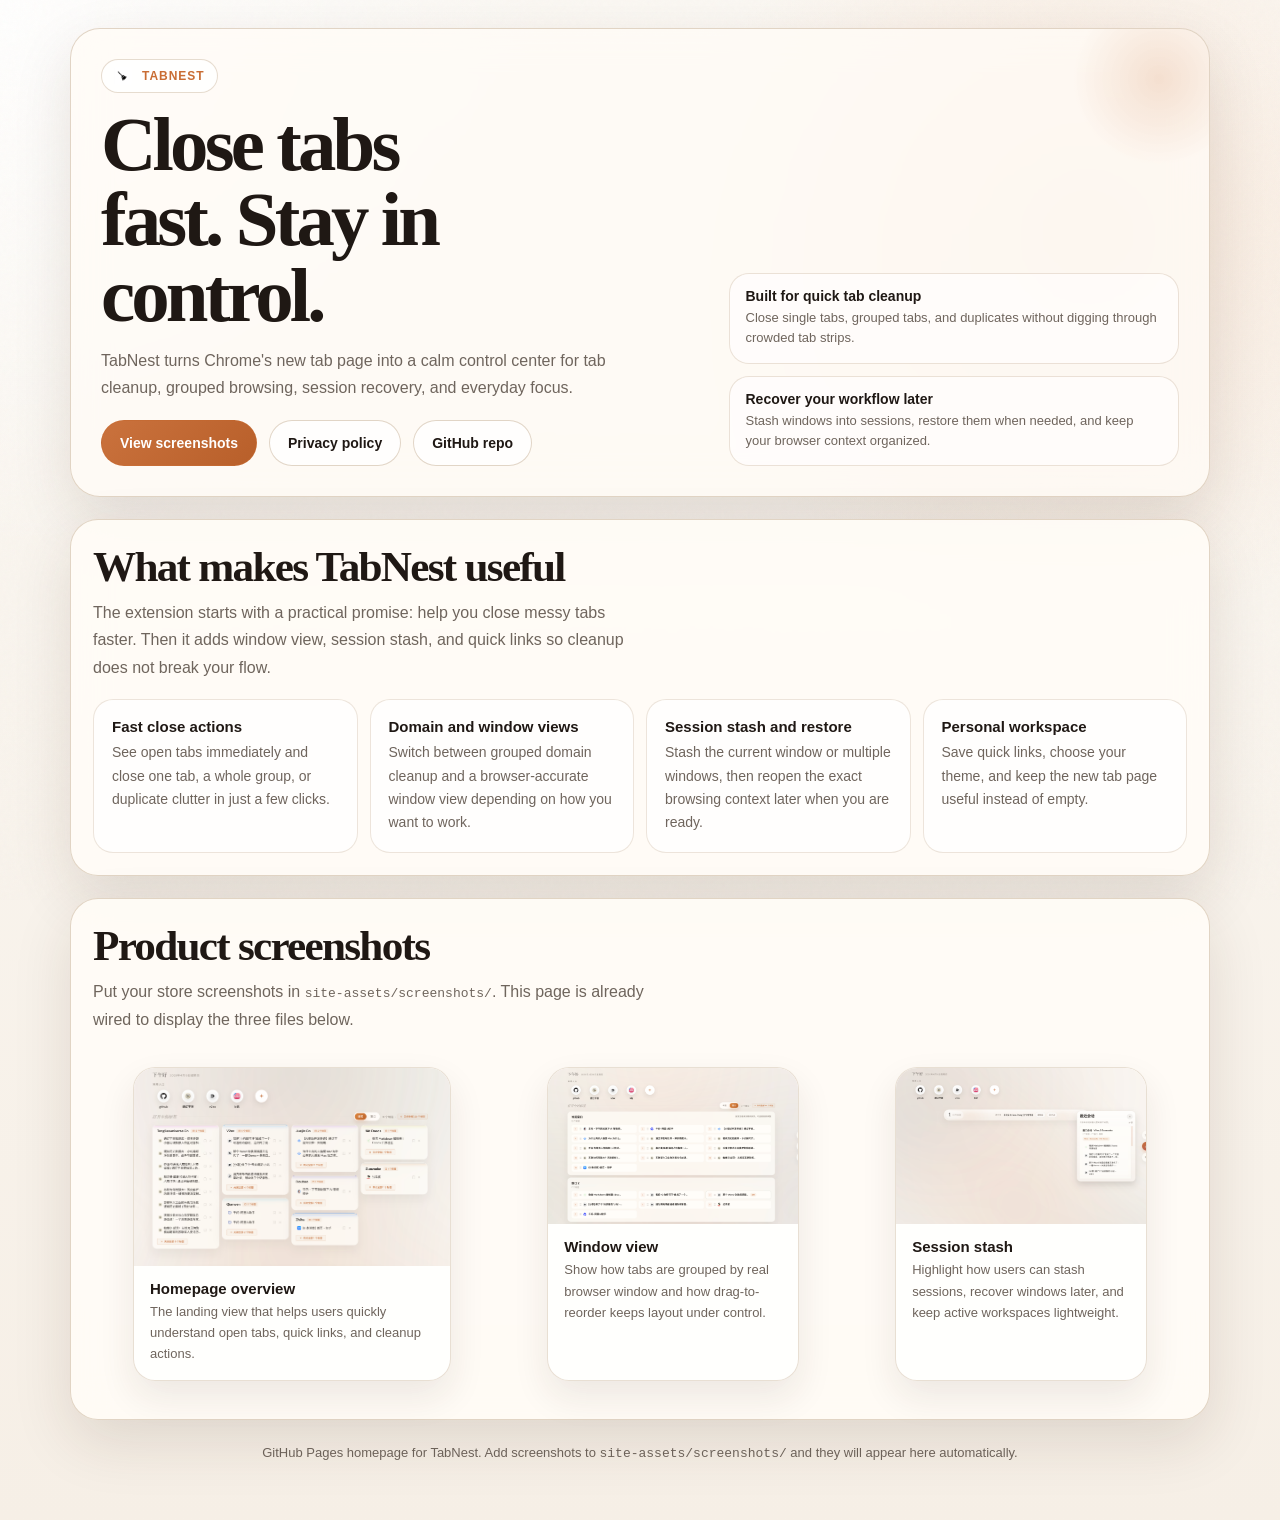
<file: index.html>
<!DOCTYPE html>
<html lang="en">
<head>
  <meta charset="UTF-8">
  <meta name="viewport" content="width=device-width, initial-scale=1.0">
  <title>TabNest</title>
  <meta name="description" content="TabNest helps you quickly close, organize, and restore browser tabs from a calm new tab workspace.">
  <style>
    :root {
      --bg: #f6efe6;
      --surface: rgba(255, 252, 247, 0.78);
      --surface-strong: rgba(255, 252, 247, 0.92);
      --border: rgba(210, 191, 170, 0.65);
      --ink: #1f1814;
      --muted: #6f655d;
      --accent: #c96d34;
      --accent-soft: rgba(201, 109, 52, 0.12);
      --sage: #5a7a62;
      --shadow: 0 22px 60px rgba(57, 35, 19, 0.12);
    }

    * {
      box-sizing: border-box;
    }

    html {
      scroll-behavior: smooth;
    }

    body {
      margin: 0;
      font-family: -apple-system, BlinkMacSystemFont, "Segoe UI", "PingFang SC", "Hiragino Sans GB", "Microsoft YaHei", sans-serif;
      color: var(--ink);
      background:
        radial-gradient(circle at top left, rgba(255, 255, 255, 0.86), transparent 28%),
        radial-gradient(circle at 85% 15%, rgba(242, 204, 177, 0.35), transparent 24%),
        linear-gradient(180deg, #fbf8f3 0%, var(--bg) 100%);
      min-height: 100vh;
    }

    body::before {
      content: "";
      position: fixed;
      inset: 0;
      background-image: url("data:image/svg+xml,%3Csvg viewBox='0 0 240 240' xmlns='http://www.w3.org/2000/svg'%3E%3Cfilter id='n'%3E%3CfeTurbulence type='fractalNoise' baseFrequency='0.85' numOctaves='3' stitchTiles='stitch'/%3E%3C/filter%3E%3Crect width='100%25' height='100%25' filter='url(%23n)' opacity='0.025'/%3E%3C/svg%3E");
      pointer-events: none;
      opacity: 0.7;
    }

    a {
      color: inherit;
      text-decoration: none;
    }

    .page {
      width: min(1140px, calc(100vw - 24px));
      margin: 0 auto;
      padding: 20px 0 56px;
      position: relative;
      z-index: 1;
    }

    .hero {
      display: grid;
      grid-template-columns: 1fr;
      gap: 18px;
      padding: 22px;
      border: 1px solid var(--border);
      border-radius: 30px;
      background: var(--surface);
      backdrop-filter: blur(18px);
      box-shadow: var(--shadow);
      overflow: hidden;
      position: relative;
    }

    .hero::after {
      content: "";
      position: absolute;
      right: -40px;
      top: -40px;
      width: 180px;
      height: 180px;
      background: radial-gradient(circle, rgba(201, 109, 52, 0.18), transparent 68%);
      pointer-events: none;
    }

    .eyebrow {
      display: inline-flex;
      align-items: center;
      gap: 10px;
      width: fit-content;
      padding: 7px 12px;
      border-radius: 999px;
      background: rgba(255, 255, 255, 0.72);
      border: 1px solid rgba(210, 191, 170, 0.55);
      color: var(--accent);
      font-size: 12px;
      font-weight: 700;
      letter-spacing: 0.08em;
      text-transform: uppercase;
    }

    .eyebrow img {
      width: 18px;
      height: 18px;
      border-radius: 4px;
    }

    h1 {
      margin: 0;
      font-family: Georgia, "Times New Roman", "Songti SC", serif;
      font-size: clamp(2.5rem, 9vw, 4.8rem);
      line-height: 0.98;
      letter-spacing: -0.05em;
      max-width: 9ch;
    }

    .hero-copy {
      display: grid;
      gap: 14px;
      max-width: 62ch;
    }

    .hero-copy p {
      margin: 0;
      color: var(--muted);
      font-size: 1rem;
      line-height: 1.72;
    }

    .hero-actions {
      display: flex;
      flex-wrap: wrap;
      gap: 12px;
      margin-top: 4px;
    }

    .button {
      min-height: 46px;
      padding: 0 18px;
      border-radius: 999px;
      border: 1px solid var(--border);
      display: inline-flex;
      align-items: center;
      justify-content: center;
      font-size: 14px;
      font-weight: 700;
      transition: transform 0.2s ease, border-color 0.2s ease, background 0.2s ease, box-shadow 0.2s ease;
    }

    .button:hover {
      transform: translateY(-1px);
      box-shadow: 0 12px 24px rgba(57, 35, 19, 0.08);
    }

    .button-primary {
      background: linear-gradient(135deg, #ca723d, #b85f2a);
      color: #fff;
      border-color: rgba(201, 109, 52, 0.4);
    }

    .button-secondary {
      background: rgba(255, 255, 255, 0.78);
      color: var(--ink);
    }

    .stats {
      display: grid;
      grid-template-columns: repeat(2, minmax(0, 1fr));
      gap: 12px;
      margin-top: 6px;
    }

    .stat {
      padding: 14px 16px;
      border-radius: 20px;
      background: rgba(255, 255, 255, 0.6);
      border: 1px solid rgba(210, 191, 170, 0.45);
    }

    .stat strong {
      display: block;
      font-size: 14px;
      margin-bottom: 4px;
    }

    .stat span {
      color: var(--muted);
      font-size: 13px;
      line-height: 1.55;
    }

    .section {
      margin-top: 22px;
      padding: 22px;
      border-radius: 28px;
      border: 1px solid var(--border);
      background: var(--surface-strong);
      box-shadow: var(--shadow);
      backdrop-filter: blur(18px);
    }

    .section-heading {
      display: grid;
      gap: 8px;
      margin-bottom: 18px;
    }

    .section-heading h2 {
      margin: 0;
      font-family: Georgia, "Times New Roman", "Songti SC", serif;
      font-size: clamp(1.8rem, 5vw, 2.7rem);
      letter-spacing: -0.04em;
    }

    .section-heading p {
      margin: 0;
      color: var(--muted);
      max-width: 62ch;
      line-height: 1.72;
    }

    .feature-grid {
      display: grid;
      grid-template-columns: 1fr;
      gap: 12px;
    }

    .feature {
      padding: 18px;
      border-radius: 20px;
      background: rgba(255, 255, 255, 0.7);
      border: 1px solid rgba(210, 191, 170, 0.4);
    }

    .feature strong {
      display: block;
      margin-bottom: 6px;
      font-size: 15px;
    }

    .feature p {
      margin: 0;
      color: var(--muted);
      font-size: 14px;
      line-height: 1.66;
    }

    .shot-grid {
      display: grid;
      grid-template-columns: 1fr;
      gap: 16px;
    }

    .shot-card {
      overflow: hidden;
      border-radius: 22px;
      background: rgba(255, 255, 255, 0.76);
      border: 1px solid rgba(210, 191, 170, 0.5);
      box-shadow: 0 16px 36px rgba(57, 35, 19, 0.09);
    }

    .shot-frame {
      position: relative;
      aspect-ratio: 16 / 10;
      background:
        linear-gradient(180deg, rgba(255, 248, 241, 0.9), rgba(249, 243, 236, 0.84));
      display: grid;
      place-items: center;
      overflow: hidden;
    }

    .shot-frame img {
      width: 100%;
      height: 100%;
      object-fit: cover;
      display: block;
    }

    .shot-card.is-missing .shot-frame {
      background:
        radial-gradient(circle at top right, rgba(201, 109, 52, 0.12), transparent 32%),
        linear-gradient(180deg, rgba(255, 251, 245, 0.95), rgba(247, 241, 234, 0.9));
    }

    .shot-card.is-missing .shot-frame::before {
      content: "Drop screenshot here";
      display: inline-flex;
      align-items: center;
      justify-content: center;
      width: min(76%, 320px);
      min-height: 52px;
      padding: 18px 20px;
      border-radius: 18px;
      border: 1.5px dashed rgba(201, 109, 52, 0.34);
      background: rgba(255, 255, 255, 0.64);
      color: var(--accent);
      font-size: 14px;
      font-weight: 700;
      letter-spacing: 0.04em;
      text-transform: uppercase;
    }

    .shot-card figcaption {
      display: grid;
      gap: 4px;
      padding: 14px 16px 16px;
    }

    .shot-card strong {
      font-size: 15px;
    }

    .shot-card span {
      color: var(--muted);
      font-size: 13px;
      line-height: 1.62;
    }

    .footer {
      margin-top: 22px;
      text-align: center;
      color: var(--muted);
      font-size: 13px;
      line-height: 1.7;
    }

    .footer a {
      color: var(--accent);
      font-weight: 700;
    }

    @media (min-width: 768px) {
      .page {
        width: min(1140px, calc(100vw - 48px));
        padding-top: 28px;
      }

      .hero {
        grid-template-columns: minmax(0, 1.15fr) minmax(280px, 0.85fr);
        align-items: end;
        padding: 30px;
      }

      .stats {
        grid-template-columns: 1fr;
      }

      .feature-grid {
        grid-template-columns: repeat(2, minmax(0, 1fr));
      }

      .shot-grid {
        grid-template-columns: repeat(2, minmax(0, 1fr));
      }

      .shot-card:first-child {
        grid-column: span 2;
      }
    }

    @media (min-width: 1024px) {
      .feature-grid {
        grid-template-columns: repeat(4, minmax(0, 1fr));
      }

      .shot-grid {
        grid-template-columns: 1.2fr 1fr 1fr;
      }

      .shot-card:first-child {
        grid-column: auto;
      }
    }
  </style>
</head>
<body>
  <main class="page">
    <section class="hero">
      <div class="hero-copy">
        <div class="eyebrow">
          <img src="extension/icons/icon48.png" alt="">
          TabNest
        </div>
        <h1>Close tabs fast. Stay in control.</h1>
        <p>
          TabNest turns Chrome's new tab page into a calm control center for tab cleanup, grouped browsing, session recovery, and everyday focus.
        </p>
        <div class="hero-actions">
          <a class="button button-primary" href="#screenshots">View screenshots</a>
          <a class="button button-secondary" href="privacy-policy.html">Privacy policy</a>
          <a class="button button-secondary" href="https://github.com/Acorn2/tab-out" target="_blank" rel="noopener noreferrer">GitHub repo</a>
        </div>
      </div>

      <div class="stats">
        <div class="stat">
          <strong>Built for quick tab cleanup</strong>
          <span>Close single tabs, grouped tabs, and duplicates without digging through crowded tab strips.</span>
        </div>
        <div class="stat">
          <strong>Recover your workflow later</strong>
          <span>Stash windows into sessions, restore them when needed, and keep your browser context organized.</span>
        </div>
      </div>
    </section>

    <section class="section">
      <div class="section-heading">
        <h2>What makes TabNest useful</h2>
        <p>
          The extension starts with a practical promise: help you close messy tabs faster. Then it adds window view, session stash, and quick links so cleanup does not break your flow.
        </p>
      </div>
      <div class="feature-grid">
        <article class="feature">
          <strong>Fast close actions</strong>
          <p>See open tabs immediately and close one tab, a whole group, or duplicate clutter in just a few clicks.</p>
        </article>
        <article class="feature">
          <strong>Domain and window views</strong>
          <p>Switch between grouped domain cleanup and a browser-accurate window view depending on how you want to work.</p>
        </article>
        <article class="feature">
          <strong>Session stash and restore</strong>
          <p>Stash the current window or multiple windows, then reopen the exact browsing context later when you are ready.</p>
        </article>
        <article class="feature">
          <strong>Personal workspace</strong>
          <p>Save quick links, choose your theme, and keep the new tab page useful instead of empty.</p>
        </article>
      </div>
    </section>

    <section class="section" id="screenshots">
      <div class="section-heading">
        <h2>Product screenshots</h2>
        <p>
          Put your store screenshots in <code>site-assets/screenshots/</code>. This page is already wired to display the three files below.
        </p>
      </div>

      <div class="shot-grid">
        <figure class="shot-card" data-shot-card>
          <div class="shot-frame">
            <img src="site-assets/screenshots/homepage.png" alt="TabNest homepage screenshot" data-shot-image>
          </div>
          <figcaption>
            <strong>Homepage overview</strong>
            <span>The landing view that helps users quickly understand open tabs, quick links, and cleanup actions.</span>
          </figcaption>
        </figure>

        <figure class="shot-card" data-shot-card>
          <div class="shot-frame">
            <img src="site-assets/screenshots/windowsPage.png" alt="TabNest window view screenshot" data-shot-image>
          </div>
          <figcaption>
            <strong>Window view</strong>
            <span>Show how tabs are grouped by real browser window and how drag-to-reorder keeps layout under control.</span>
          </figcaption>
        </figure>

        <figure class="shot-card" data-shot-card>
          <div class="shot-frame">
            <img src="site-assets/screenshots/opensession.png" alt="TabNest session stash screenshot" data-shot-image>
          </div>
          <figcaption>
            <strong>Session stash</strong>
            <span>Highlight how users can stash sessions, recover windows later, and keep active workspaces lightweight.</span>
          </figcaption>
        </figure>
      </div>
    </section>

    <div class="footer">
      GitHub Pages homepage for TabNest. Add screenshots to <code>site-assets/screenshots/</code> and they will appear here automatically.
    </div>
  </main>

  <script>
    document.querySelectorAll('[data-shot-card]').forEach(card => {
      const image = card.querySelector('[data-shot-image]');
      if (!image) return;

      image.addEventListener('error', () => {
        card.classList.add('is-missing');
        image.remove();
      }, { once: true });
    });
  </script>
</body>
</html>
</file>
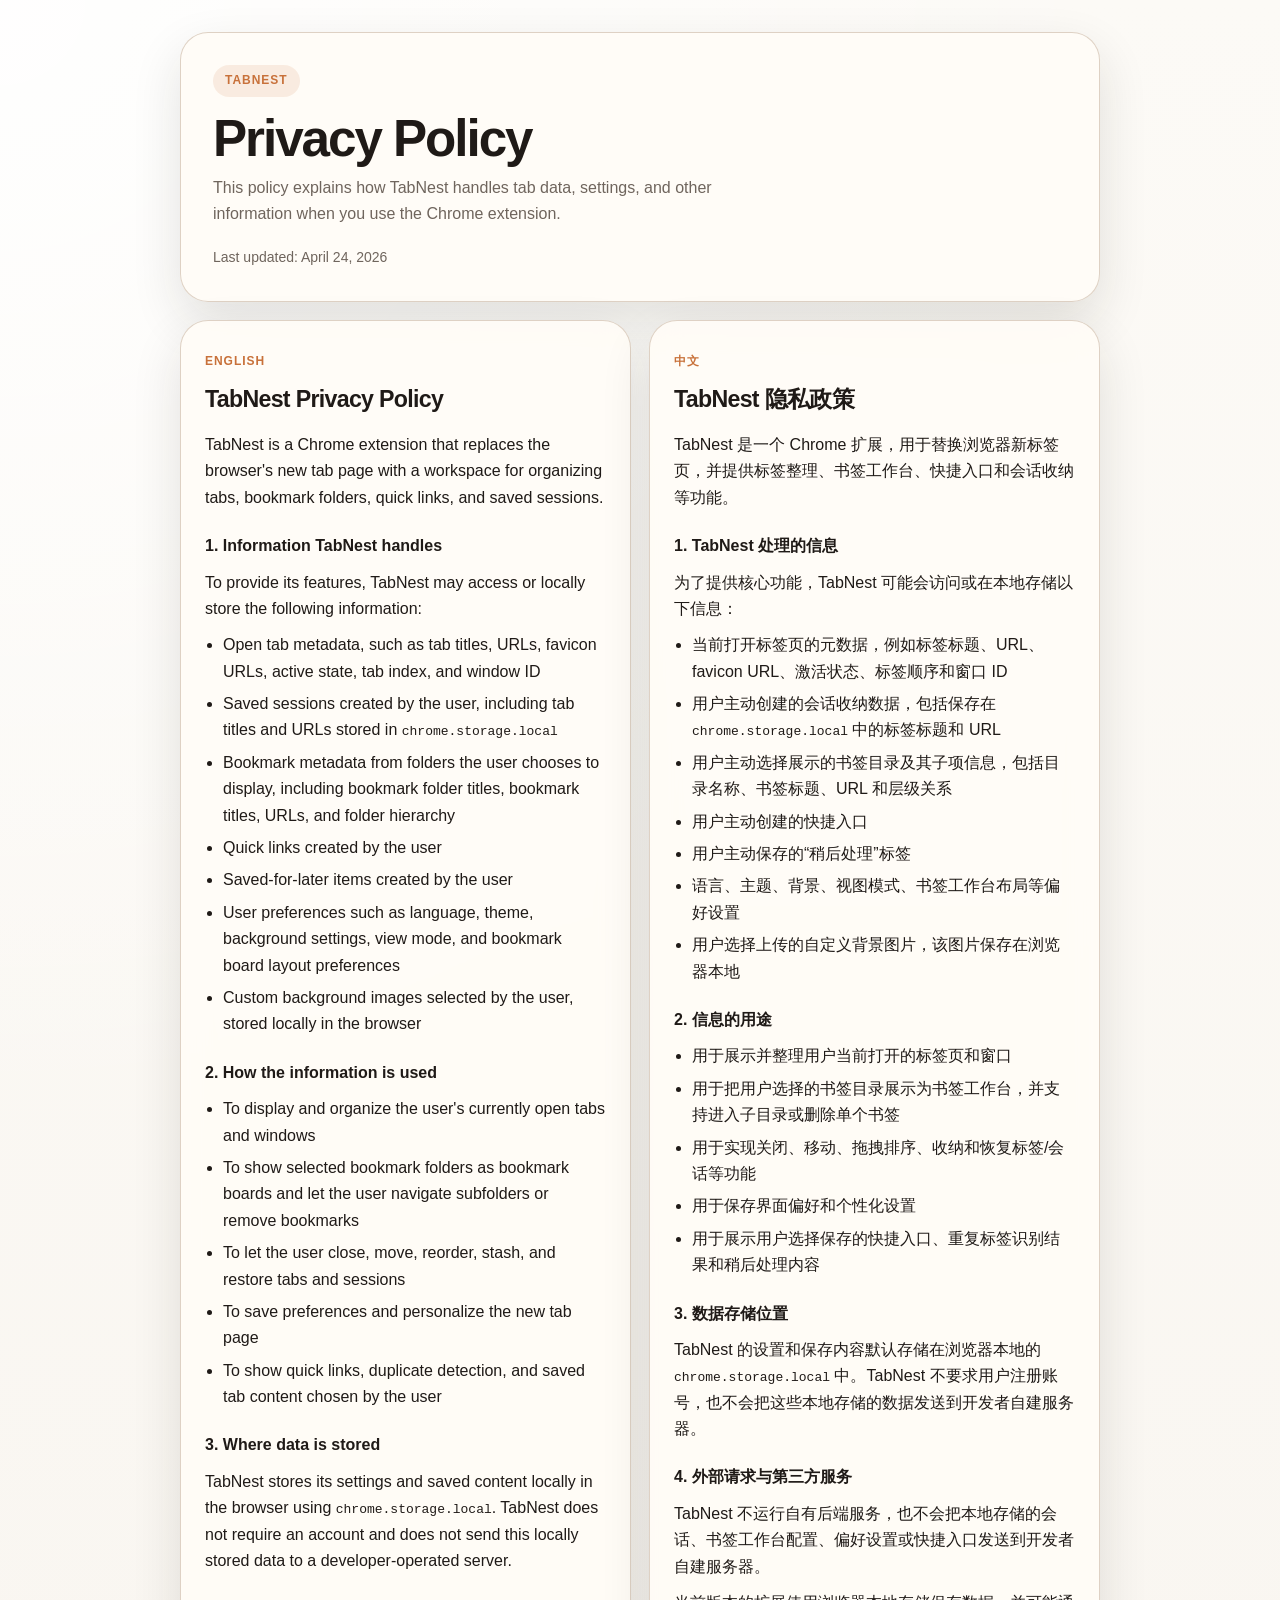
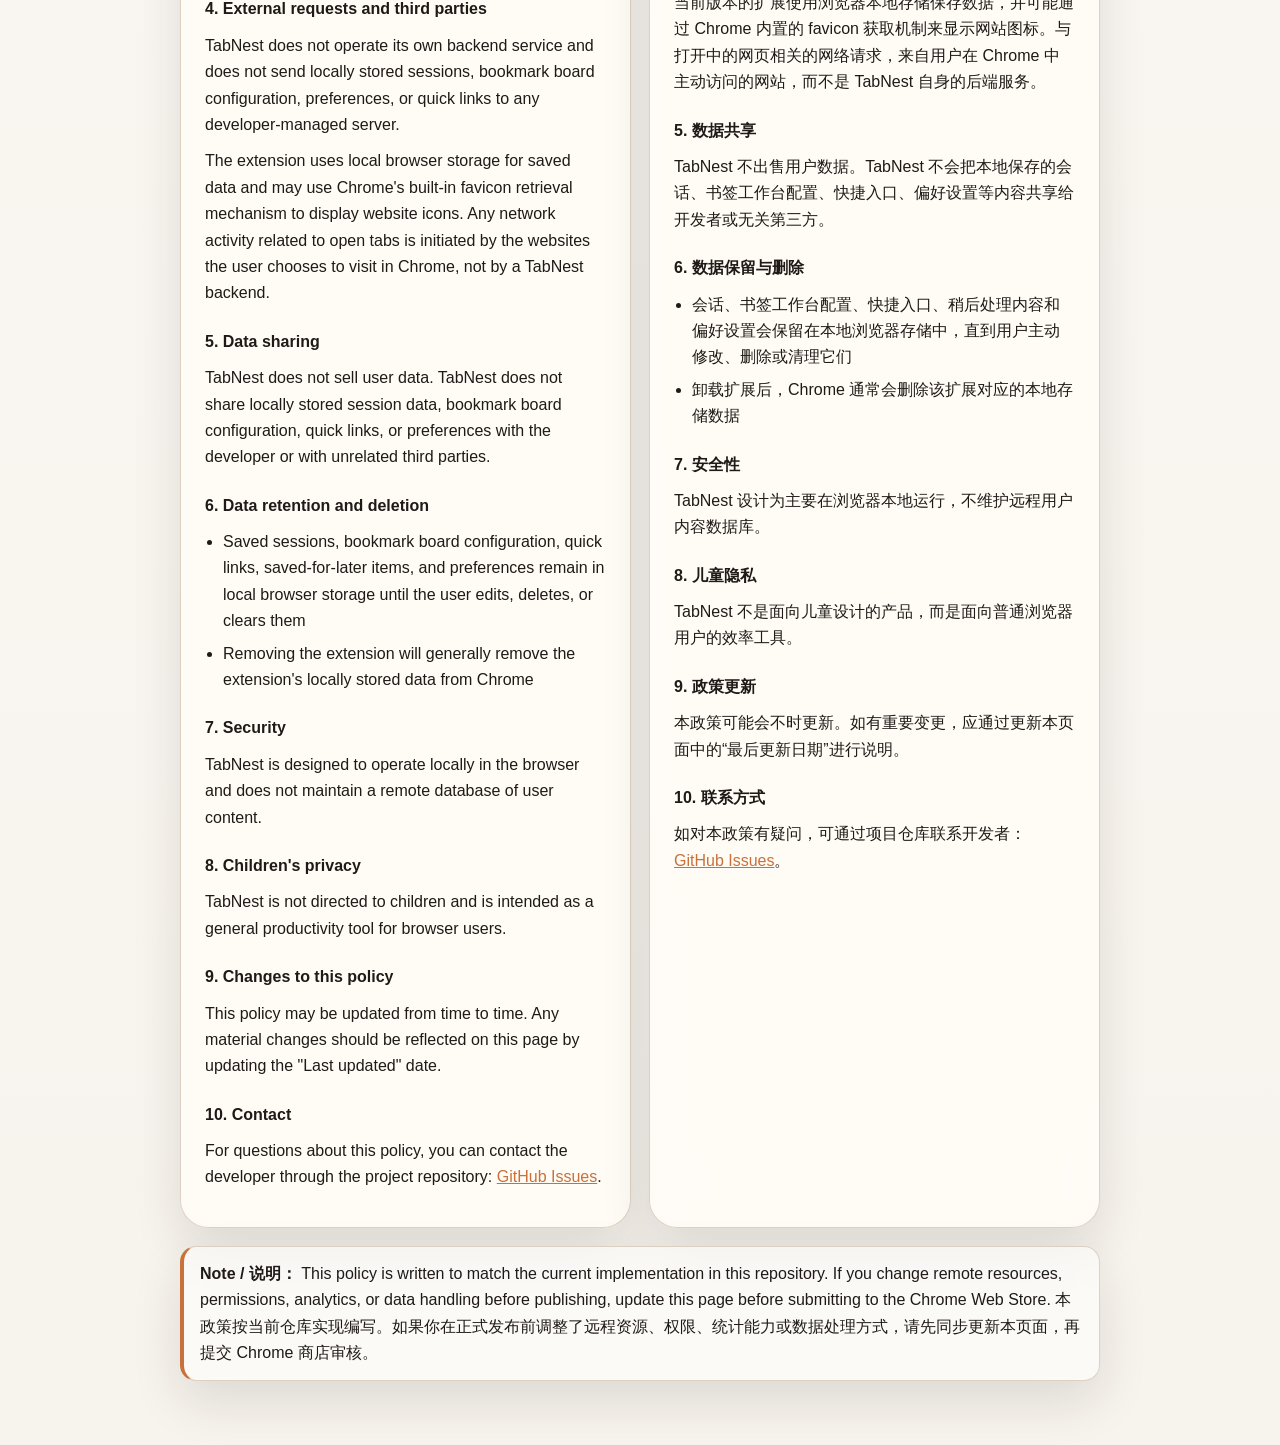
<file: privacy-policy.html>
<!DOCTYPE html>
<html lang="en">
<head>
  <meta charset="UTF-8">
  <meta name="viewport" content="width=device-width, initial-scale=1.0">
  <title>TabNest Privacy Policy</title>
  <style>
    :root {
      --bg: #f7f3ed;
      --panel: rgba(255, 252, 247, 0.92);
      --panel-border: rgba(209, 193, 176, 0.72);
      --ink: #1f1a17;
      --muted: #6f655d;
      --accent: #c8713a;
      --accent-soft: rgba(200, 113, 58, 0.12);
      --shadow: 0 20px 50px rgba(37, 29, 24, 0.12);
    }

    * {
      box-sizing: border-box;
    }

    body {
      margin: 0;
      font-family: -apple-system, BlinkMacSystemFont, "Segoe UI", sans-serif;
      color: var(--ink);
      background:
        radial-gradient(circle at top left, rgba(255, 255, 255, 0.9), transparent 34%),
        linear-gradient(180deg, #fcfaf6 0%, var(--bg) 100%);
      line-height: 1.65;
    }

    main {
      width: min(920px, calc(100vw - 32px));
      margin: 32px auto 64px;
    }

    .hero,
    .card {
      border: 1px solid var(--panel-border);
      background: var(--panel);
      border-radius: 28px;
      box-shadow: var(--shadow);
      backdrop-filter: blur(14px);
    }

    .hero {
      padding: 32px;
      margin-bottom: 18px;
    }

    .eyebrow {
      display: inline-flex;
      align-items: center;
      padding: 6px 12px;
      border-radius: 999px;
      background: var(--accent-soft);
      color: var(--accent);
      font-size: 12px;
      font-weight: 700;
      letter-spacing: 0.08em;
      text-transform: uppercase;
    }

    h1 {
      margin: 16px 0 10px;
      font-size: clamp(2rem, 4vw, 3.3rem);
      line-height: 1.02;
      letter-spacing: -0.04em;
    }

    .subtitle {
      margin: 0;
      max-width: 60ch;
      color: var(--muted);
      font-size: 1rem;
    }

    .meta {
      margin-top: 18px;
      color: var(--muted);
      font-size: 14px;
    }

    .grid {
      display: grid;
      grid-template-columns: 1fr 1fr;
      gap: 18px;
    }

    .card {
      padding: 26px 24px;
    }

    h2 {
      margin: 0 0 14px;
      font-size: 1.45rem;
      letter-spacing: -0.03em;
    }

    h3 {
      margin: 22px 0 8px;
      font-size: 1rem;
    }

    p {
      margin: 10px 0;
    }

    ul {
      margin: 10px 0 0;
      padding-left: 18px;
    }

    li + li {
      margin-top: 6px;
    }

    .lang-label {
      display: inline-block;
      margin-bottom: 8px;
      color: var(--accent);
      font-size: 12px;
      font-weight: 700;
      letter-spacing: 0.08em;
      text-transform: uppercase;
    }

    .notice {
      border-left: 4px solid var(--accent);
      background: rgba(255, 255, 255, 0.55);
      border-radius: 16px;
      padding: 14px 16px;
      margin-top: 18px;
    }

    a {
      color: var(--accent);
    }

    @media (max-width: 760px) {
      main {
        width: min(100vw - 20px, 920px);
        margin: 10px auto 24px;
      }

      .hero,
      .card {
        border-radius: 22px;
      }

      .hero {
        padding: 24px 18px;
      }

      .card {
        padding: 20px 18px;
      }

      .grid {
        grid-template-columns: 1fr;
      }
    }
  </style>
</head>
<body>
  <main>
    <section class="hero">
      <div class="eyebrow">TabNest</div>
      <h1>Privacy Policy</h1>
      <p class="subtitle">
        This policy explains how TabNest handles tab data, settings, and other information when you use the Chrome extension.
      </p>
      <div class="meta">Last updated: April 24, 2026</div>
    </section>

    <div class="grid">
      <section class="card">
        <div class="lang-label">English</div>
        <h2>TabNest Privacy Policy</h2>

        <p>
          TabNest is a Chrome extension that replaces the browser's new tab page with a workspace for organizing tabs, bookmark folders, quick links, and saved sessions.
        </p>

        <h3>1. Information TabNest handles</h3>
        <p>To provide its features, TabNest may access or locally store the following information:</p>
        <ul>
          <li>Open tab metadata, such as tab titles, URLs, favicon URLs, active state, tab index, and window ID</li>
          <li>Saved sessions created by the user, including tab titles and URLs stored in <code>chrome.storage.local</code></li>
          <li>Bookmark metadata from folders the user chooses to display, including bookmark folder titles, bookmark titles, URLs, and folder hierarchy</li>
          <li>Quick links created by the user</li>
          <li>Saved-for-later items created by the user</li>
          <li>User preferences such as language, theme, background settings, view mode, and bookmark board layout preferences</li>
          <li>Custom background images selected by the user, stored locally in the browser</li>
        </ul>

        <h3>2. How the information is used</h3>
        <ul>
          <li>To display and organize the user's currently open tabs and windows</li>
          <li>To show selected bookmark folders as bookmark boards and let the user navigate subfolders or remove bookmarks</li>
          <li>To let the user close, move, reorder, stash, and restore tabs and sessions</li>
          <li>To save preferences and personalize the new tab page</li>
          <li>To show quick links, duplicate detection, and saved tab content chosen by the user</li>
        </ul>

        <h3>3. Where data is stored</h3>
        <p>
          TabNest stores its settings and saved content locally in the browser using <code>chrome.storage.local</code>. TabNest does not require an account and does not send this locally stored data to a developer-operated server.
        </p>

        <h3>4. External requests and third parties</h3>
        <p>
          TabNest does not operate its own backend service and does not send locally stored sessions, bookmark board configuration, preferences, or quick links to any developer-managed server.
        </p>
        <p>
          The extension uses local browser storage for saved data and may use Chrome's built-in favicon retrieval mechanism to display website icons. Any network activity related to open tabs is initiated by the websites the user chooses to visit in Chrome, not by a TabNest backend.
        </p>

        <h3>5. Data sharing</h3>
        <p>
          TabNest does not sell user data. TabNest does not share locally stored session data, bookmark board configuration, quick links, or preferences with the developer or with unrelated third parties.
        </p>

        <h3>6. Data retention and deletion</h3>
        <ul>
          <li>Saved sessions, bookmark board configuration, quick links, saved-for-later items, and preferences remain in local browser storage until the user edits, deletes, or clears them</li>
          <li>Removing the extension will generally remove the extension's locally stored data from Chrome</li>
        </ul>

        <h3>7. Security</h3>
        <p>
          TabNest is designed to operate locally in the browser and does not maintain a remote database of user content.
        </p>

        <h3>8. Children's privacy</h3>
        <p>
          TabNest is not directed to children and is intended as a general productivity tool for browser users.
        </p>

        <h3>9. Changes to this policy</h3>
        <p>
          This policy may be updated from time to time. Any material changes should be reflected on this page by updating the "Last updated" date.
        </p>

        <h3>10. Contact</h3>
        <p>
          For questions about this policy, you can contact the developer through the project repository:
          <a href="https://github.com/Acorn2/tab-next/issues" target="_blank" rel="noopener noreferrer">GitHub Issues</a>.
        </p>
      </section>

      <section class="card">
        <div class="lang-label">中文</div>
        <h2>TabNest 隐私政策</h2>

        <p>
          TabNest 是一个 Chrome 扩展，用于替换浏览器新标签页，并提供标签整理、书签工作台、快捷入口和会话收纳等功能。
        </p>

        <h3>1. TabNest 处理的信息</h3>
        <p>为了提供核心功能，TabNest 可能会访问或在本地存储以下信息：</p>
        <ul>
          <li>当前打开标签页的元数据，例如标签标题、URL、favicon URL、激活状态、标签顺序和窗口 ID</li>
          <li>用户主动创建的会话收纳数据，包括保存在 <code>chrome.storage.local</code> 中的标签标题和 URL</li>
          <li>用户主动选择展示的书签目录及其子项信息，包括目录名称、书签标题、URL 和层级关系</li>
          <li>用户主动创建的快捷入口</li>
          <li>用户主动保存的“稍后处理”标签</li>
          <li>语言、主题、背景、视图模式、书签工作台布局等偏好设置</li>
          <li>用户选择上传的自定义背景图片，该图片保存在浏览器本地</li>
        </ul>

        <h3>2. 信息的用途</h3>
        <ul>
          <li>用于展示并整理用户当前打开的标签页和窗口</li>
          <li>用于把用户选择的书签目录展示为书签工作台，并支持进入子目录或删除单个书签</li>
          <li>用于实现关闭、移动、拖拽排序、收纳和恢复标签/会话等功能</li>
          <li>用于保存界面偏好和个性化设置</li>
          <li>用于展示用户选择保存的快捷入口、重复标签识别结果和稍后处理内容</li>
        </ul>

        <h3>3. 数据存储位置</h3>
        <p>
          TabNest 的设置和保存内容默认存储在浏览器本地的 <code>chrome.storage.local</code> 中。TabNest 不要求用户注册账号，也不会把这些本地存储的数据发送到开发者自建服务器。
        </p>

        <h3>4. 外部请求与第三方服务</h3>
        <p>
          TabNest 不运行自有后端服务，也不会把本地存储的会话、书签工作台配置、偏好设置或快捷入口发送到开发者自建服务器。
        </p>
        <p>
          当前版本的扩展使用浏览器本地存储保存数据，并可能通过 Chrome 内置的 favicon 获取机制来显示网站图标。与打开中的网页相关的网络请求，来自用户在 Chrome 中主动访问的网站，而不是 TabNest 自身的后端服务。
        </p>

        <h3>5. 数据共享</h3>
        <p>
          TabNest 不出售用户数据。TabNest 不会把本地保存的会话、书签工作台配置、快捷入口、偏好设置等内容共享给开发者或无关第三方。
        </p>

        <h3>6. 数据保留与删除</h3>
        <ul>
          <li>会话、书签工作台配置、快捷入口、稍后处理内容和偏好设置会保留在本地浏览器存储中，直到用户主动修改、删除或清理它们</li>
          <li>卸载扩展后，Chrome 通常会删除该扩展对应的本地存储数据</li>
        </ul>

        <h3>7. 安全性</h3>
        <p>
          TabNest 设计为主要在浏览器本地运行，不维护远程用户内容数据库。
        </p>

        <h3>8. 儿童隐私</h3>
        <p>
          TabNest 不是面向儿童设计的产品，而是面向普通浏览器用户的效率工具。
        </p>

        <h3>9. 政策更新</h3>
        <p>
          本政策可能会不时更新。如有重要变更，应通过更新本页面中的“最后更新日期”进行说明。
        </p>

        <h3>10. 联系方式</h3>
        <p>
          如对本政策有疑问，可通过项目仓库联系开发者：
          <a href="https://github.com/Acorn2/tab-next/issues" target="_blank" rel="noopener noreferrer">GitHub Issues</a>。
        </p>
      </section>
    </div>

    <section class="card notice">
      <strong>Note / 说明：</strong>
      This policy is written to match the current implementation in this repository. If you change remote resources, permissions, analytics, or data handling before publishing, update this page before submitting to the Chrome Web Store.
      本政策按当前仓库实现编写。如果你在正式发布前调整了远程资源、权限、统计能力或数据处理方式，请先同步更新本页面，再提交 Chrome 商店审核。
    </section>
  </main>
</body>
</html>
</file>
